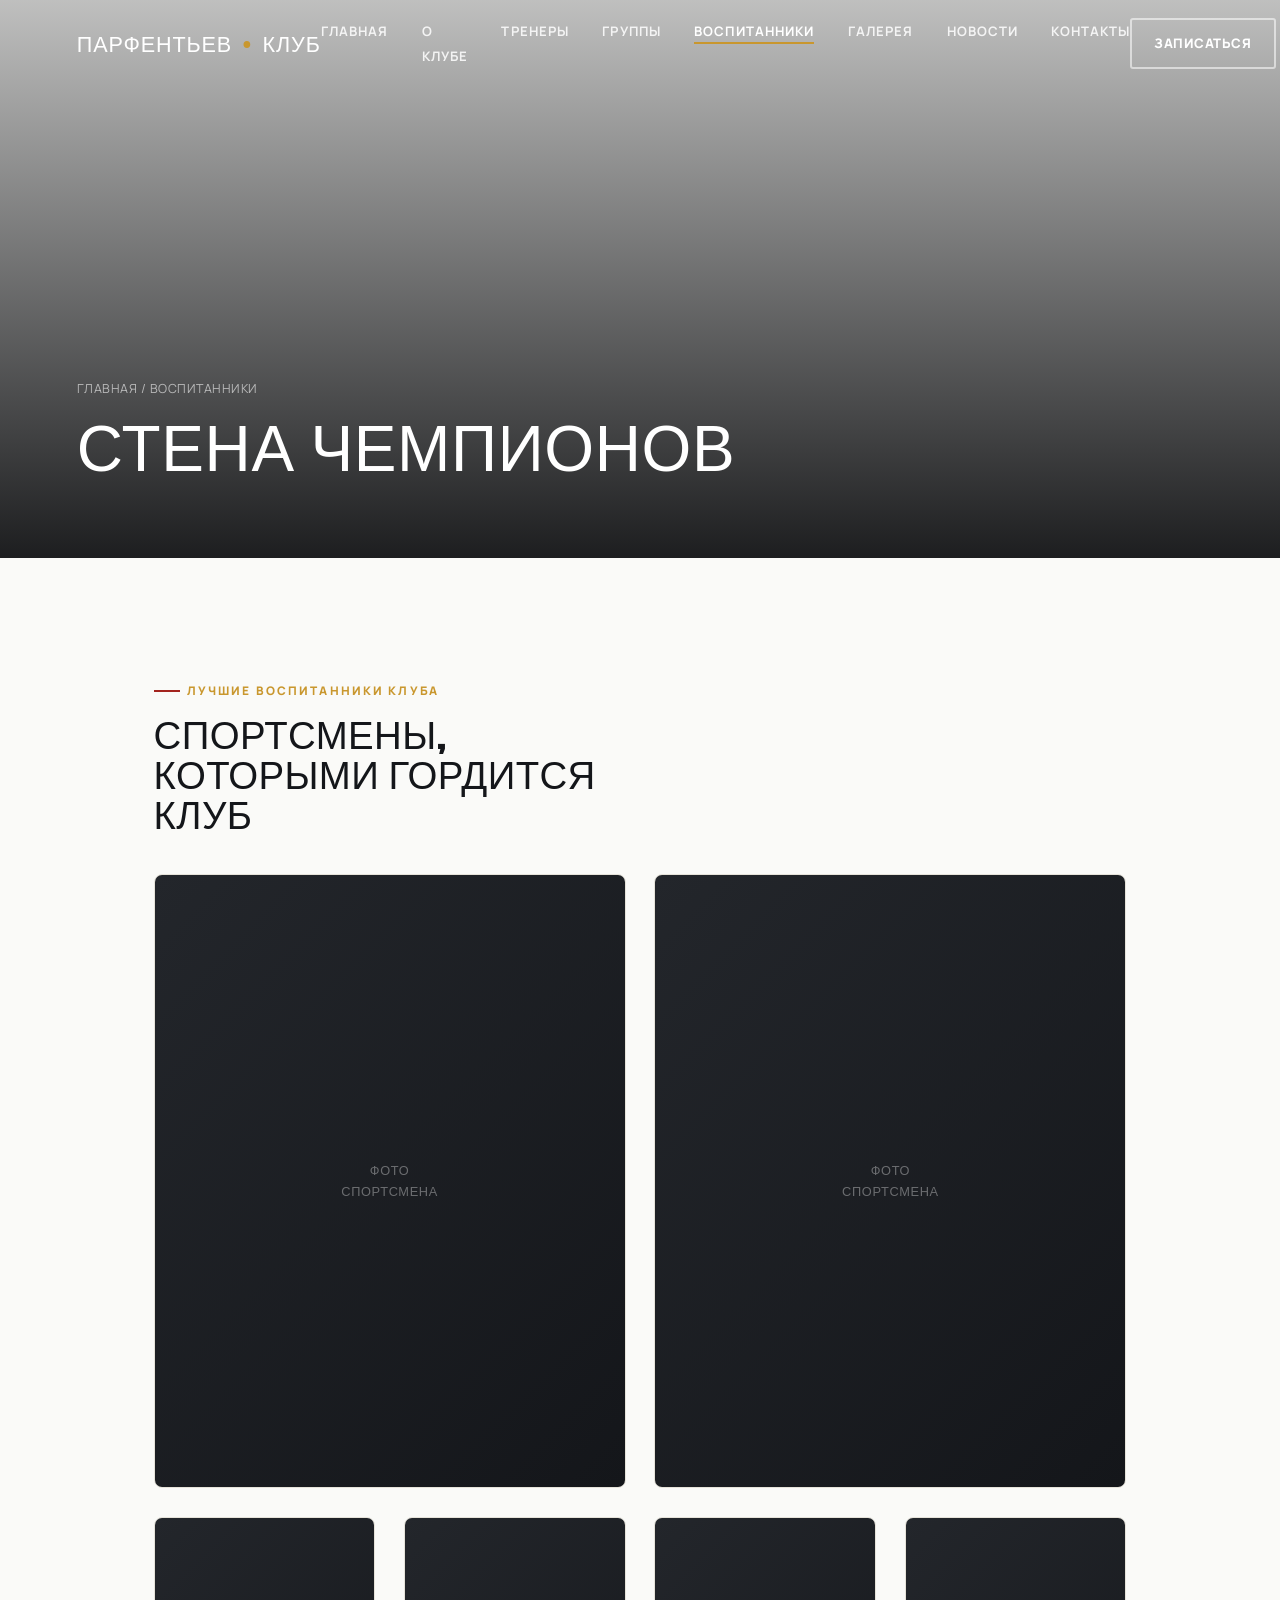
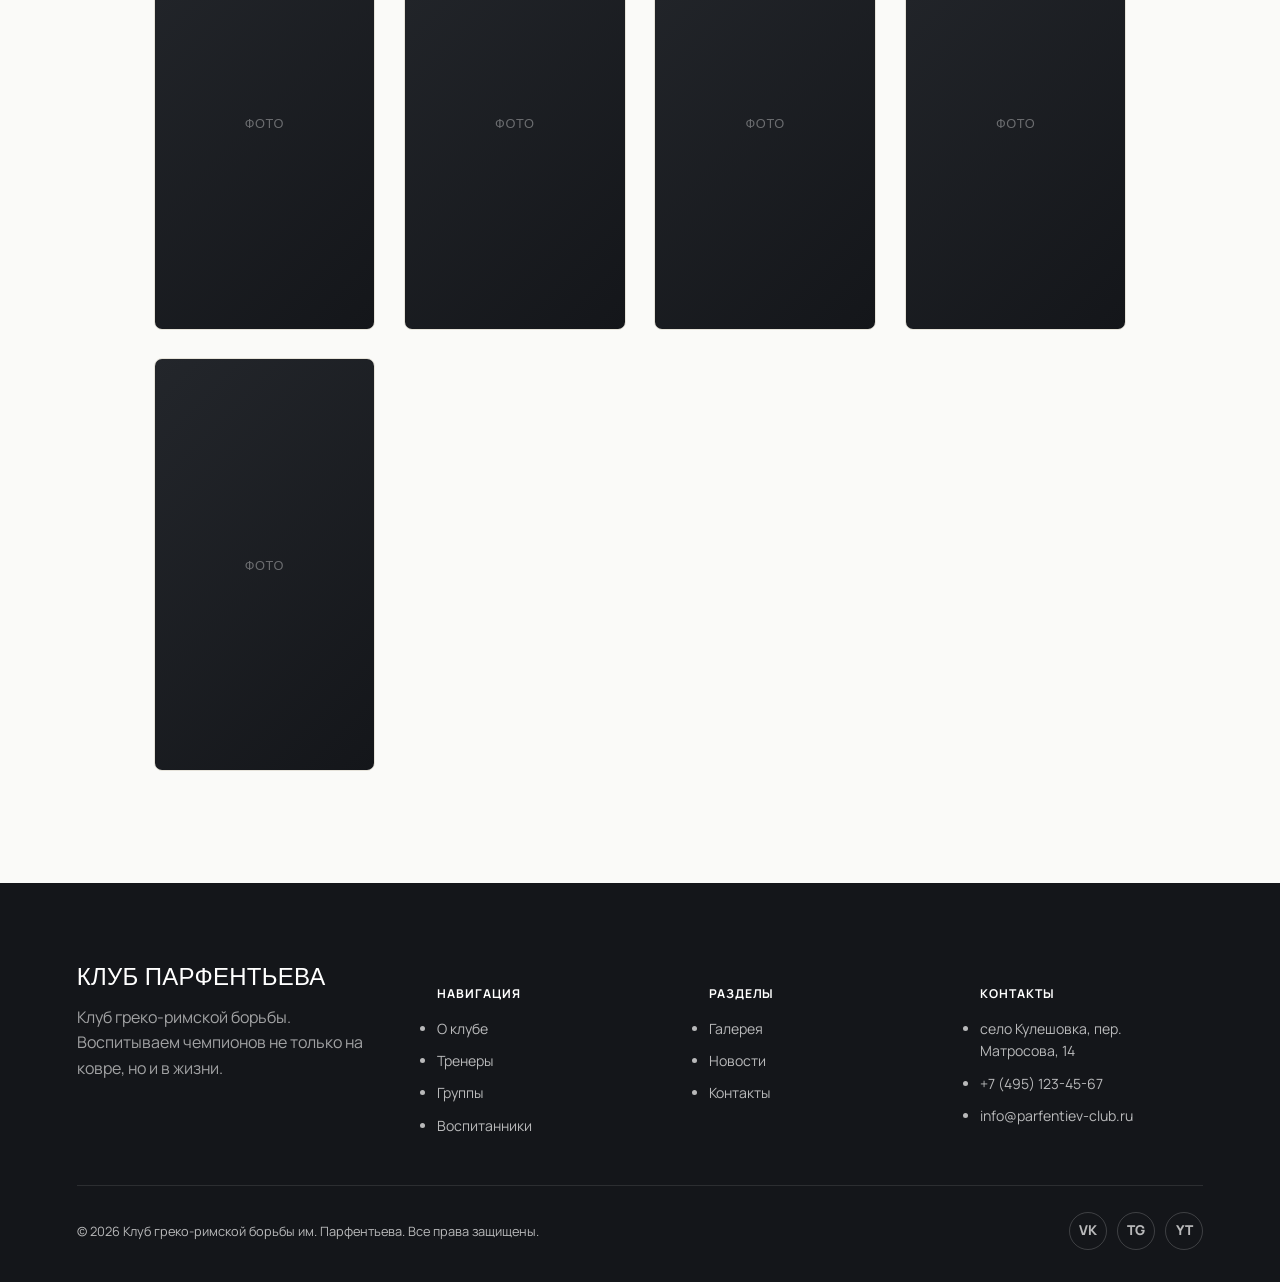
<file: athletes.html>
<!doctype html>
<html lang="ru">
<head>
<meta charset="UTF-8">
<meta name="viewport" content="width=device-width, initial-scale=1.0">
<title>Воспитанники — Клуб им. Парфентьева</title>
<meta name="description" content="Достижения воспитанников клуба греко-римской борьбы клуб им. Парфентьева. Стена чемпионов и победы спортсменов на соревнованиях.">
<link rel="preconnect" href="https://fonts.googleapis.com">
<link href="https://fonts.googleapis.com/css2?family=Anton&family=Manrope:wght@400;500;700;800&display=swap" rel="stylesheet">
<link rel="stylesheet" href="styles.css">
<style>
/* Заглушка фото воспитанника — замените на <img src="..."> внутри .athlete-card, когда появятся фотографии */
.photo-placeholder{
  width:100%;height:100%;
  display:flex;align-items:center;justify-content:center;
  background:linear-gradient(135deg,var(--charcoal),var(--ink));
  color:rgba(255,255,255,.35);
  font-family:var(--display);font-size:.8rem;letter-spacing:.05em;text-transform:uppercase;
  text-align:center;padding:1em;
  aspect-ratio:4/5;
}
.champion .photo-placeholder{aspect-ratio:1/1;}
</style>
</head>
<body>

<header class="site-header">
  <a href="index.html" class="logo">ПАРФЕНТЬЕВ<span>•</span>КЛУБ</a>
  <nav><ul class="nav-links">
    <li><a href="index.html">Главная</a></li>
    <li><a href="about.html">О клубе</a></li>
    <li><a href="coaches.html">Тренеры</a></li>
    <li><a href="groups.html">Группы</a></li>
    <li><a href="athletes.html" class="active">Воспитанники</a></li>
    <li><a href="gallery.html">Галерея</a></li>
    <li><a href="news.html">Новости</a></li>
    <li><a href="contacts.html">Контакты</a></li>
  </ul></nav>
  <div class="nav-cta">
    <a href="contacts.html" class="btn btn-ghost">Записаться</a>
    <button class="burger" aria-label="Меню"><span></span><span></span><span></span></button>
  </div>
</header>

<section class="page-hero" style="background-image:url('https://commons.wikimedia.org/wiki/Special:FilePath/Medalists%20at%20the%20Men%27s%2060%20kg%20Greco%20Roman%20Wrestling.jpg?width=1800');">
  <div class="inner">
    <p class="breadcrumbs"><a href="index.html">Главная</a> / Воспитанники</p>
    <h1>Стена чемпионов</h1>
  </div>
</section>

<section class="section">
  <div class="container">
    <p class="eyebrow">Лучшие воспитанники клуба</p>
    <h2 style="font-size:clamp(1.8rem,3vw,2.4rem);max-width:26ch;">Спортсмены, которыми гордится клуб</h2>

    <!-- ФОТО ВОСПИТАННИКОВ: для каждой карточки замените <div class="photo-placeholder">…</div>
         на <img src="фото-спортсмена.jpg" alt="Имя спортсмена"> -->
    <div class="cards-grid reveal-stagger" style="margin-top:2.5em;grid-template-columns:repeat(4,1fr);">

      <div class="athlete-card champion reveal" style="--i:0;">
        <!-- ФОТО: Воспитанник 1 -->
        <div class="photo-placeholder">Фото<br>спортсмена</div>
        <div class="athlete-body">
          <span class="rank">Мастер спорта</span>
          <h4 style="font-size:1.4rem;">Воспитанник 1</h4>
          <p>Чемпион региона среди юниоров (2025), бронза Кубка области.</p>
        </div>
      </div>

      <div class="athlete-card champion reveal" style="--i:1;">
        <!-- ФОТО: Воспитанник 2 -->
        <div class="photo-placeholder">Фото<br>спортсмена</div>
        <div class="athlete-body">
          <span class="rank">Кандидат в мастера спорта</span>
          <h4 style="font-size:1.4rem;">Воспитанник 2</h4>
          <p>Победитель первенства региона (2024, 2025), член молодёжной сборной.</p>
        </div>
      </div>

      <div class="athlete-card reveal" style="--i:2;">
        <!-- ФОТО: Воспитанник 3 -->
        <div class="photo-placeholder">Фото</div>
        <div class="athlete-body"><span class="rank">I разряд</span><h4>Воспитанник 3</h4><p>Серебро первенства района, 2025.</p></div>
      </div>

      <div class="athlete-card reveal" style="--i:3;">
        <!-- ФОТО: Воспитанник 4 -->
        <div class="photo-placeholder">Фото</div>
        <div class="athlete-body"><span class="rank">II разряд</span><h4>Воспитанник 4</h4><p>Бронза областного турнира, 2025.</p></div>
      </div>

      <div class="athlete-card reveal" style="--i:4;">
        <!-- ФОТО: Воспитанник 5 -->
        <div class="photo-placeholder">Фото</div>
        <div class="athlete-body"><span class="rank">II разряд</span><h4>Воспитанник 5</h4><p>Победитель турнира среди девушек, 2024.</p></div>
      </div>

      <div class="athlete-card reveal" style="--i:5;">
        <!-- ФОТО: Воспитанник 6 -->
        <div class="photo-placeholder">Фото</div>
        <div class="athlete-body"><span class="rank">III разряд</span><h4>Воспитанник 6</h4><p>Финалист первенства клуба, 2025.</p></div>
      </div>

      <div class="athlete-card reveal" style="--i:6;">
        <!-- ФОТО: Воспитанник 7 -->
        <div class="photo-placeholder">Фото</div>
        <div class="athlete-body"><span class="rank">Юношеский разряд</span><h4>Воспитанник 7</h4><p>Лучший прогресс сезона, группа «Юная группа».</p></div>
      </div>

    </div>
  </div>
</section>

<footer class="footer">
  <div class="footer-grid">
    <div class="footer-col"><h4>Клуб Парфентьева</h4><p style="max-width:30ch;color:rgba(255,255,255,.6);">Клуб греко-римской борьбы. Воспитываем чемпионов не только на ковре, но и в жизни.</p></div>
    <div class="footer-col"><h5>Навигация</h5><ul><li><a href="about.html">О клубе</a></li><li><a href="coaches.html">Тренеры</a></li><li><a href="groups.html">Группы</a></li><li><a href="athletes.html">Воспитанники</a></li></ul></div>
    <div class="footer-col"><h5>Разделы</h5><ul><li><a href="gallery.html">Галерея</a></li><li><a href="news.html">Новости</a></li><li><a href="contacts.html">Контакты</a></li></ul></div>
    <div class="footer-col"><h5>Контакты</h5><ul><li>село Кулешовка, пер. Матросова, 14</li><li>+7 (495) 123-45-67</li><li>info@parfentiev-club.ru</li></ul></div>
  </div>
  <div class="footer-bottom"><span>© 2026 Клуб греко-римской борьбы им. Парфентьева. Все права защищены.</span><div class="footer-social"><a href="#">VK</a><a href="#">TG</a><a href="#">YT</a></div></div>
</footer>

<script src="main.js"></script>
</body>
</html>
</file>
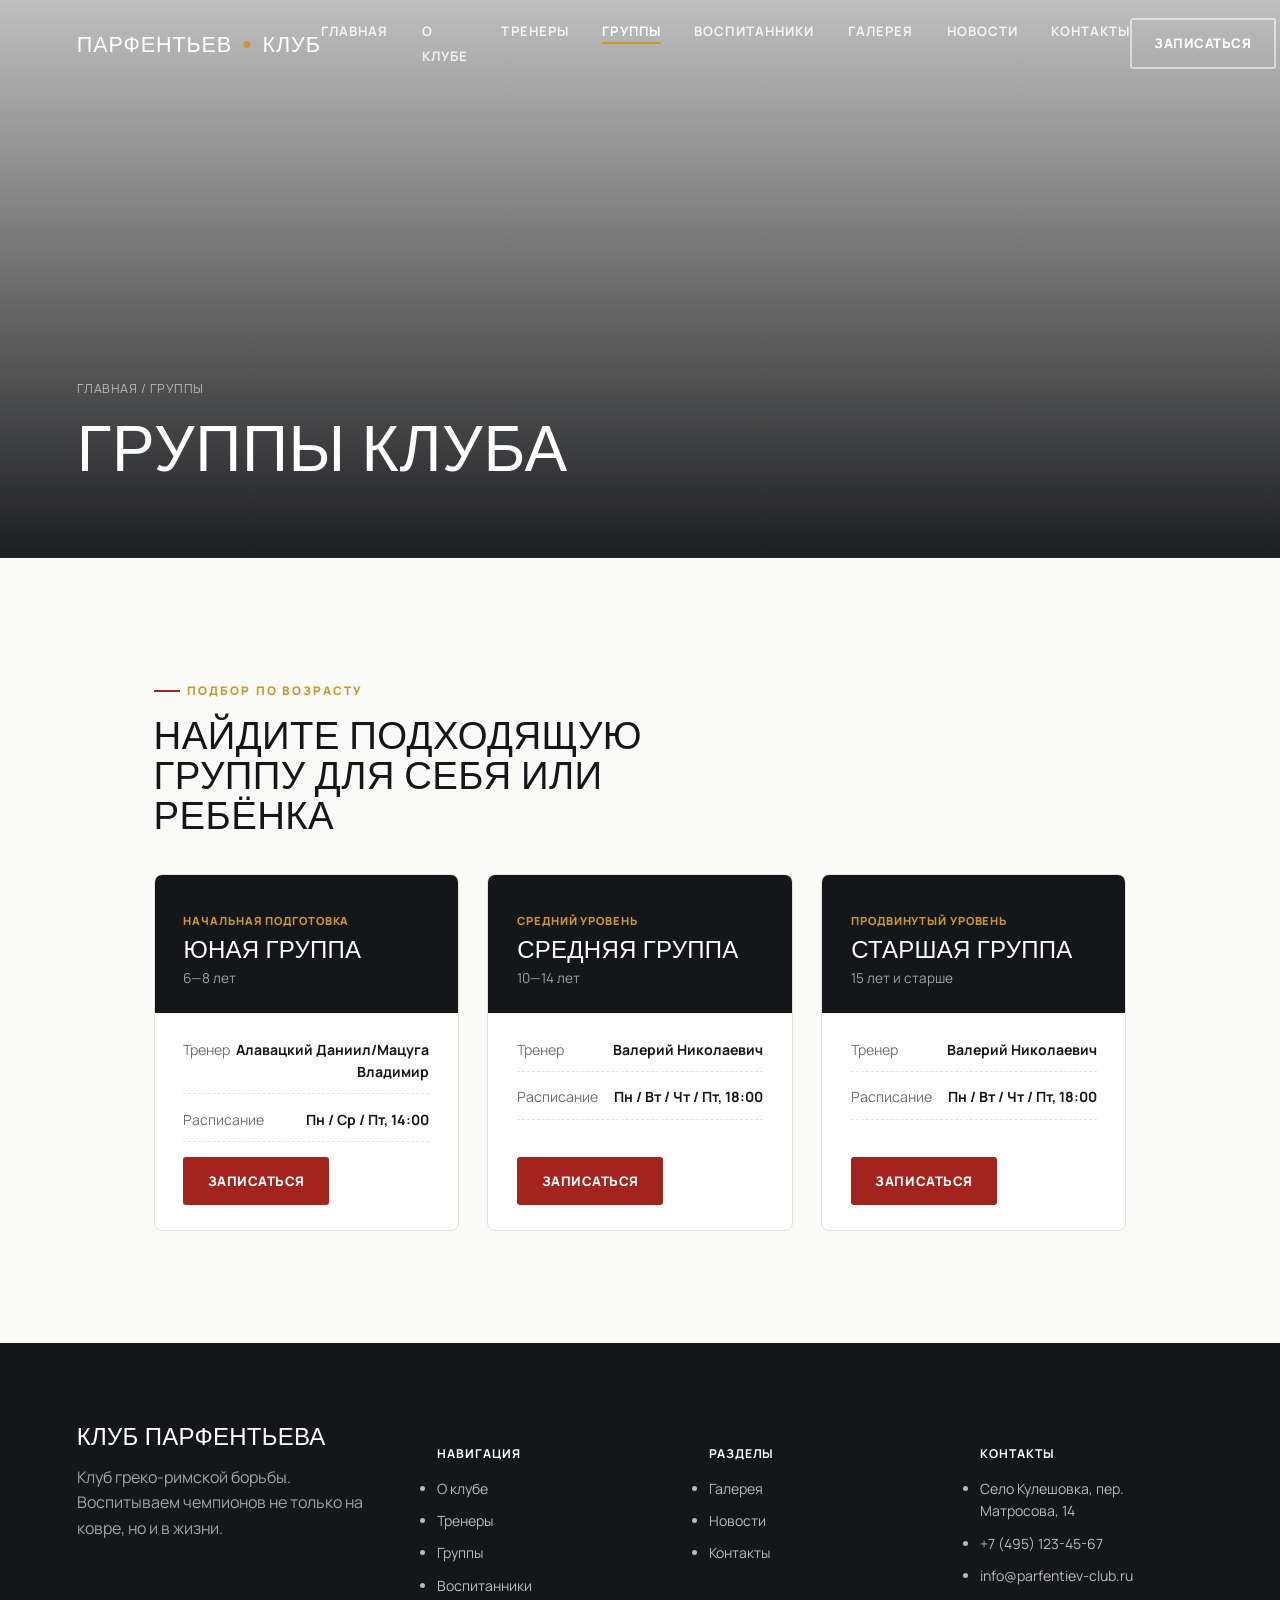
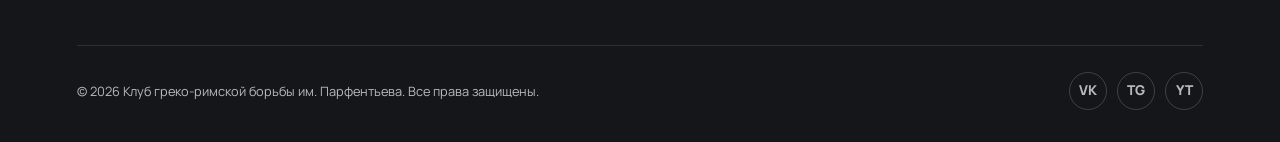
<file: groups.html>
<!doctype html>
<html lang="ru">
<head>
<meta charset="UTF-8">
<meta name="viewport" content="width=device-width, initial-scale=1.0">
<title>Группы — Клуб им. Парфентьева</title>
<meta name="description" content="Группы клуба греко-римской борьбы клуб им. Парфентьева по возрасту: расписание, тренеры, запись на тренировку.">
<link rel="preconnect" href="https://fonts.googleapis.com">
<link href="https://fonts.googleapis.com/css2?family=Anton&family=Manrope:wght@400;500;700;800&display=swap" rel="stylesheet">
<link rel="stylesheet" href="styles.css">
<style>
.signup-reveal{display:none;margin-top:1em;padding:1em 1.2em;background:var(--bg);border:1px dashed var(--line);border-radius:6px;font-size:.85rem;}
.signup-reveal.shown{display:block;}
.signup-reveal b{display:block;margin-bottom:.3em;}
</style>
</head>
<body>

<header class="site-header">
  <a href="index.html" class="logo">ПАРФЕНТЬЕВ<span>•</span>КЛУБ</a>
  <nav><ul class="nav-links">
    <li><a href="index.html">Главная</a></li>
    <li><a href="about.html">О клубе</a></li>
    <li><a href="coaches.html">Тренеры</a></li>
    <li><a href="groups.html" class="active">Группы</a></li>
    <li><a href="athletes.html">Воспитанники</a></li>
    <li><a href="gallery.html">Галерея</a></li>
    <li><a href="news.html">Новости</a></li>
    <li><a href="contacts.html">Контакты</a></li>
  </ul></nav>
  <div class="nav-cta">
    <a href="contacts.html" class="btn btn-ghost">Записаться</a>
    <button class="burger" aria-label="Меню"><span></span><span></span><span></span></button>
  </div>
</header>

<section class="page-hero" style="background-image:url('https://i.ibb.co/99vJ49sd/image.png');background-position:center 25%;">
  <div class="inner">
    <p class="breadcrumbs"><a href="index.html">Главная</a> / Группы</p>
    <h1>Группы клуба</h1>
  </div>
</section>

<section class="section">
  <div class="container">
    <p class="eyebrow">Подбор по возрасту</p>
    <h2 style="font-size:clamp(1.8rem,3vw,2.4rem);max-width:26ch;">Найдите подходящую группу для себя или ребёнка</h2>

    <div class="cards-grid reveal-stagger" style="margin-top:2.5em;">

      <div class="group-card reveal" style="--i:0;">
        <div class="group-head"><span class="lvl">Начальная подготовка</span><h3>Юная группа</h3><span class="age">6—8 лет</span></div>
        <div class="group-body">
          <div class="group-row"><span>Тренер</span><span>Алавацкий Даниил/Мацуга Владимир</span></div>
          <div class="group-row"><span>Расписание</span><span>Пн / Ср / Пт, 14:00</span></div>
          <button class="btn btn-primary group-signup">Записаться</button>
          <div class="signup-reveal">
            <b>Адрес зала:</b> село Кулешовка, пер. Матросова, 14
            <div style="margin-top:.6em;"><b>Свяжитесь с тренером:</b> Алавацкий Даниил — +7 (916) 222-10-05</div>
          </div>
        </div>
      </div>

      <div class="group-card reveal" style="--i:1;">
        <div class="group-head"><span class="lvl">Средний уровень</span><h3>Средняя группа</h3><span class="age">10—14 лет</span></div>
        <div class="group-body">
          <div class="group-row"><span>Тренер</span><span>Валерий Николаевич</span></div>
          <div class="group-row"><span>Расписание</span><span>Пн / Вт / Чт / Пт, 18:00</span></div>
          <button class="btn btn-primary group-signup">Записаться</button>
          <div class="signup-reveal">
            <b>Адрес зала:</b> село Кулешовка, пер. Матросова, 14
            <div style="margin-top:.6em;"><b>Свяжитесь с тренером:</b> Валерий Николаевич — +7 (916) 222-10-02</div>
          </div>
        </div>
      </div>

      <div class="group-card reveal" style="--i:2;">
        <div class="group-head"><span class="lvl">Продвинутый уровень</span><h3>Старшая группа</h3><span class="age">15 лет и старше</span></div>
        <div class="group-body">
          <div class="group-row"><span>Тренер</span><span>Валерий Николаевич</span></div>
          <div class="group-row"><span>Расписание</span><span>Пн / Вт / Чт / Пт, 18:00</span></div>
          <button class="btn btn-primary group-signup">Записаться</button>
          <div class="signup-reveal">
            <b>Адрес зала:</b> Село Кулешовка, пер. Матросова, 14
            <div style="margin-top:.6em;"><b>Свяжитесь с тренером:</b> Валерий Николаевич — +7 (916) 222-10-02</div>
          </div>
        </div>
      </div>

    </div>
  </div>
</section>

<footer class="footer">
  <div class="footer-grid">
    <div class="footer-col"><h4>Клуб Парфентьева</h4><p style="max-width:30ch;color:rgba(255,255,255,.6);">Клуб греко-римской борьбы. Воспитываем чемпионов не только на ковре, но и в жизни.</p></div>
    <div class="footer-col"><h5>Навигация</h5><ul><li><a href="about.html">О клубе</a></li><li><a href="coaches.html">Тренеры</a></li><li><a href="groups.html">Группы</a></li><li><a href="athletes.html">Воспитанники</a></li></ul></div>
    <div class="footer-col"><h5>Разделы</h5><ul><li><a href="gallery.html">Галерея</a></li><li><a href="news.html">Новости</a></li><li><a href="contacts.html">Контакты</a></li></ul></div>
    <div class="footer-col"><h5>Контакты</h5><ul><li>Село Кулешовка, пер. Матросова, 14</li><li>+7 (495) 123-45-67</li><li>info@parfentiev-club.ru</li></ul></div>
  </div>
  <div class="footer-bottom"><span>© 2026 Клуб греко-римской борьбы им. Парфентьева. Все права защищены.</span><div class="footer-social"><a href="#">VK</a><a href="#">TG</a><a href="#">YT</a></div></div>
</footer>

<script src="main.js"></script>
</body>
</html>
</file>
<file: styles.css>
/* =========================================================
   GRECO — стиль клуба греко-римской борьбы
   Токены: графит/уголь + золото/красный, шрифты Anton + Manrope
   Сигнатурный элемент: «кольцо ковра» — окружность мата как
   повторяющийся графический мотив + диагональные разделители
   ========================================================= */

:root{
  --bg:#FAFAF8;
  --paper:#FFFFFF;
  --ink:#14161A;
  --charcoal:#23262B;
  --graphite:#3A3E45;
  --line:#E6E3DA;
  --muted:#6B6F76;
  --gold:#C9972E;
  --gold-soft:#E3C07A;
  --red:#A3231E;
  --red-soft:#C8453F;

  --display:"Anton", "Oswald", sans-serif;
  --body:"Manrope", "Inter", sans-serif;

  --maxw:1240px;
  --pad:6vw;

  --ease:cubic-bezier(.16,.84,.32,1);
}

*{box-sizing:border-box;}
html{scroll-behavior:smooth;}
body{
  margin:0;
  background:var(--bg);
  color:var(--ink);
  font-family:var(--body);
  font-size:16px;
  line-height:1.6;
  -webkit-font-smoothing:antialiased;
  overflow-x:hidden;
}
img{max-width:100%;display:block;}
a{color:inherit;text-decoration:none;}
ul{margin:0;padding:0;}
h1,h2,h3,h4{
  font-family:var(--display);
  font-weight:400;
  letter-spacing:.01em;
  text-transform:uppercase;
  margin:0 0 .4em;
  line-height:1.05;
}
.eyebrow{
  font-family:var(--body);
  font-weight:800;
  letter-spacing:.18em;
  text-transform:uppercase;
  font-size:.74rem;
  color:var(--gold);
  display:inline-flex;
  align-items:center;
  gap:.6em;
}
.eyebrow::before{
  content:"";
  width:26px;height:2px;
  background:var(--red);
  display:inline-block;
}
.container{max-width:var(--maxw);margin:0 auto;padding:0 var(--pad);}
section{position:relative;}

:focus-visible{outline:3px solid var(--gold);outline-offset:3px;}

/* ---------- Mat-ring signature motif ---------- */
.mat-ring{
  position:absolute;
  border:2px solid currentColor;
  border-radius:50%;
  opacity:.08;
  pointer-events:none;
}

/* ---------- Buttons ---------- */
.btn{
  display:inline-flex;align-items:center;gap:.6em;
  font-family:var(--body);font-weight:800;
  letter-spacing:.04em;text-transform:uppercase;font-size:.82rem;
  padding:1em 1.7em;
  border-radius:3px;
  border:2px solid transparent;
  cursor:pointer;
  transition:transform .35s var(--ease),background .35s var(--ease),color .35s var(--ease),border-color .35s var(--ease);
  white-space:nowrap;
}
.btn-primary{
  background:var(--red);
  color:#fff;
}
.btn-primary:hover{background:#8a1c18;transform:translateY(-2px);}
.btn-ghost{
  background:transparent;
  border-color:rgba(255,255,255,.55);
  color:#fff;
}
.btn-ghost:hover{border-color:var(--gold);color:var(--gold);transform:translateY(-2px);}
.btn-dark{
  background:var(--ink);color:#fff;
}
.btn-dark:hover{background:var(--red);transform:translateY(-2px);}

/* ---------- Header / Nav ---------- */
.site-header{
  position:fixed;top:0;left:0;right:0;z-index:100;
  display:flex;align-items:center;justify-content:space-between;
  padding:1.1em var(--pad);
  background:transparent;
  transition:background .4s var(--ease),padding .4s var(--ease),box-shadow .4s var(--ease);
}
.site-header.scrolled{
  background:rgba(20,22,26,.86);
  backdrop-filter:blur(14px) saturate(140%);
  padding:.7em var(--pad);
  box-shadow:0 8px 30px -10px rgba(0,0,0,.4);
}
.logo{
  font-family:var(--display);
  font-size:1.35rem;letter-spacing:.04em;
  color:#fff;
  display:flex;align-items:center;gap:.5em;
}
.logo span{color:var(--gold);}
.nav-links{
  display:flex;gap:2.1em;
  list-style:none;
}
.nav-links a{
  color:#fff;font-size:.82rem;letter-spacing:.08em;
  text-transform:uppercase;font-weight:700;
  position:relative;padding:.3em 0;
  opacity:.85;
}
.nav-links a::after{
  content:"";position:absolute;left:0;bottom:0;
  width:0;height:2px;background:var(--gold);
  transition:width .35s var(--ease);
}
.nav-links a:hover,.nav-links a.active{opacity:1;}
.nav-links a:hover::after,.nav-links a.active::after{width:100%;}
.nav-cta{display:flex;align-items:center;gap:1em;}
.burger{
  display:none;flex-direction:column;gap:5px;
  background:none;border:none;cursor:pointer;padding:.4em;
}
.burger span{width:24px;height:2px;background:#fff;display:block;}

@media (max-width:920px){
  .nav-links{
    position:fixed;inset:0;top:0;
    background:var(--ink);
    flex-direction:column;justify-content:center;align-items:center;
    gap:1.6em;
    transform:translateX(100%);
    transition:transform .5s var(--ease);
  }
  .nav-links.open{transform:translateX(0);}
  .nav-links a{font-size:1.1rem;}
  .burger{display:flex;z-index:120;}
  .nav-cta .btn-ghost{display:none;}
}

/* ---------- Hero ---------- */
.hero{
  min-height:100vh;
  display:flex;align-items:flex-end;
  position:relative;
  background-size:cover;background-position:center;
  isolation:isolate;
}
.hero::before{
  content:"";position:absolute;inset:0;
  background:linear-gradient(180deg,rgba(15,16,19,.35) 0%,rgba(15,16,19,.55) 55%,rgba(10,11,13,.92) 100%);
  z-index:0;
}
.hero-inner{
  position:relative;z-index:1;
  padding:0 var(--pad) 7vh;
  width:100%;color:#fff;
}
.hero h1{
  font-size:clamp(2.6rem,6.2vw,5.4rem);
  max-width:14ch;
  color:#fff;
  margin-bottom:.5em;
}
.hero h1 em{
  font-style:normal;color:var(--gold);
}
.hero p.lead{
  max-width:46ch;font-size:1.05rem;color:rgba(255,255,255,.85);
  margin-bottom:1.8em;
}
.hero-actions{display:flex;gap:1em;flex-wrap:wrap;}
.scroll-cue{
  position:absolute;right:var(--pad);bottom:6vh;z-index:1;
  color:#fff;font-size:.7rem;letter-spacing:.2em;text-transform:uppercase;
  display:flex;flex-direction:column;align-items:center;gap:.6em;
  opacity:.75;
}
.scroll-cue::after{
  content:"";width:1px;height:40px;background:rgba(255,255,255,.5);
  animation:scrollcue 1.8s infinite;
}
@keyframes scrollcue{0%{transform:scaleY(0);transform-origin:top;}50%{transform:scaleY(1);transform-origin:top;}51%{transform-origin:bottom;}100%{transform:scaleY(0);transform-origin:bottom;}}

/* ---------- Diagonal divider ---------- */
.divider{
  height:8vw;max-height:120px;
  background:var(--ink);
  clip-path:polygon(0 100%,100% 0,100% 100%);
}
.divider.flip{clip-path:polygon(0 0,100% 100%,0 100%);}
.divider.light{background:var(--bg);}

/* ---------- Generic section spacing ---------- */
.section{padding:7em var(--pad);}
.section-tight{padding:4em var(--pad);}
.section.dark{background:var(--ink);color:#fff;}
.section.charcoal{background:var(--charcoal);color:#fff;}
.center{text-align:center;}
.intro{max-width:680px;}
.intro.center{margin-inline:auto;}

/* ---------- Reveal on scroll ---------- */
.reveal{opacity:0;transform:translateY(36px);transition:opacity .9s var(--ease),transform .9s var(--ease);}
.reveal.in{opacity:1;transform:translateY(0);}
.reveal-stagger > * {transition-delay:calc(var(--i,0) * 90ms);}

/* ---------- About intro / club description ---------- */
.about-grid{
  display:grid;grid-template-columns:1.1fr .9fr;gap:4em;align-items:center;
}
@media (max-width:820px){.about-grid{grid-template-columns:1fr;gap:2.5em;}}
.about-photo{position:relative;}
.about-photo img{border-radius:4px;box-shadow:0 30px 60px -20px rgba(0,0,0,.35);}
.about-photo .tag{
  position:absolute;bottom:-1.2em;left:-1.2em;
  background:var(--paper);padding:1.1em 1.4em;
  border-radius:4px;box-shadow:0 20px 40px -16px rgba(0,0,0,.25);
  display:flex;align-items:center;gap:.9em;
}
.about-photo .tag .num{font-family:var(--display);font-size:1.8rem;color:var(--red);}
.about-photo .tag .txt{font-size:.74rem;letter-spacing:.04em;color:var(--muted);max-width:11ch;}

/* ---------- Stats ---------- */
.stats-grid{
  display:grid;grid-template-columns:repeat(4,1fr);gap:1.4em;
}
@media (max-width:880px){.stats-grid{grid-template-columns:repeat(2,1fr);}}
.stat-card{
  background:rgba(255,255,255,.04);
  border:1px solid rgba(255,255,255,.1);
  border-radius:6px;
  padding:2.2em 1.6em;
  text-align:center;
  transition:transform .5s var(--ease),background .5s var(--ease),border-color .5s var(--ease);
}
.stat-card:hover{
  transform:translateY(-8px);
  background:rgba(255,255,255,.07);
  border-color:var(--gold);
}
.stat-num{
  font-family:var(--display);font-size:clamp(2.3rem,4vw,3.4rem);
  color:var(--gold);display:block;
}
.stat-label{
  font-size:.78rem;letter-spacing:.06em;text-transform:uppercase;
  color:rgba(255,255,255,.65);margin-top:.4em;display:block;
}

/* ---------- Cards general ---------- */
.glass{
  background:rgba(255,255,255,.07);
  backdrop-filter:blur(16px) saturate(160%);
  border:1px solid rgba(255,255,255,.14);
}

.cards-grid{
  display:grid;grid-template-columns:repeat(3,1fr);gap:1.8em;
}
@media (max-width:980px){.cards-grid{grid-template-columns:repeat(2,1fr);}}
@media (max-width:620px){.cards-grid{grid-template-columns:1fr;}}

/* Coach cards */
.coach-card{
  cursor:pointer;
  position:relative;border-radius:6px;overflow:hidden;
  aspect-ratio:3/4;
  box-shadow:0 18px 40px -18px rgba(0,0,0,.25);
  transition:transform .5s var(--ease),box-shadow .5s var(--ease);
}
.coach-card img{width:100%;height:100%;object-fit:cover;transition:transform .8s var(--ease);}
.coach-card:hover{transform:translateY(-8px);box-shadow:0 28px 50px -16px rgba(0,0,0,.35);}
.coach-card:hover img{transform:scale(1.06);}
.coach-overlay{
  position:absolute;left:0;right:0;bottom:0;padding:1.4em 1.2em 1.2em;
  background:linear-gradient(180deg,transparent,rgba(10,11,13,.92));
  color:#fff;
}
.coach-overlay h3{font-size:1.2rem;margin-bottom:.1em;}
.coach-overlay p{font-size:.78rem;letter-spacing:.05em;text-transform:uppercase;color:var(--gold-soft);margin:0;}

/* Modal */
.modal-backdrop{
  position:fixed;inset:0;background:rgba(10,11,13,.78);
  display:flex;align-items:center;justify-content:center;
  z-index:300;opacity:0;pointer-events:none;
  transition:opacity .4s var(--ease);
  padding:4vh 4vw;
}
.modal-backdrop.open{opacity:1;pointer-events:auto;}
.modal{
  background:var(--paper);border-radius:8px;
  max-width:880px;width:100%;max-height:88vh;overflow:auto;
  display:grid;grid-template-columns:.85fr 1.15fr;
  transform:translateY(24px) scale(.97);opacity:0;
  transition:transform .5s var(--ease),opacity .5s var(--ease);
  box-shadow:0 60px 100px -30px rgba(0,0,0,.5);
}
.modal-backdrop.open .modal{transform:translateY(0) scale(1);opacity:1;}
@media (max-width:700px){.modal{grid-template-columns:1fr;}}
.modal-photo{height:100%;min-height:280px;}
.modal-photo img{width:100%;height:100%;object-fit:cover;}
.modal-body{padding:2.4em 2em;position:relative;}
.modal-close{
  position:absolute;top:1em;right:1em;
  width:36px;height:36px;border-radius:50%;
  background:var(--ink);color:#fff;border:none;
  font-size:1.1rem;cursor:pointer;display:flex;align-items:center;justify-content:center;
  transition:background .3s;
}
.modal-close:hover{background:var(--red);}
.modal-body h3{font-size:1.7rem;margin-bottom:.1em;}
.modal-role{color:var(--red);font-weight:800;font-size:.8rem;letter-spacing:.05em;text-transform:uppercase;margin-bottom:1.3em;display:block;}
.modal-facts{
  display:grid;grid-template-columns:1fr 1fr;gap:.9em 1.4em;margin-bottom:1.4em;
  padding-bottom:1.4em;border-bottom:1px solid var(--line);
}
.modal-facts div span{display:block;font-size:.7rem;text-transform:uppercase;letter-spacing:.05em;color:var(--muted);}
.modal-facts div b{font-weight:700;font-size:.92rem;}
.modal-body h4{font-size:.82rem;letter-spacing:.05em;color:var(--red);margin-top:1.3em;}
.modal-body ul{list-style:none;font-size:.92rem;}
.modal-body ul li{padding:.3em 0;padding-left:1.2em;position:relative;}
.modal-body ul li::before{content:"—";position:absolute;left:0;color:var(--gold);}
.modal-body p.bio{font-size:.94rem;color:var(--graphite);}

/* Group cards */
.group-card{
  background:var(--paper);border-radius:8px;overflow:hidden;
  border:1px solid var(--line);
  display:flex;flex-direction:column;
  transition:transform .5s var(--ease),box-shadow .5s var(--ease);
}
.group-card:hover{transform:translateY(-8px);box-shadow:0 26px 50px -22px rgba(0,0,0,.25);}
.group-head{
  padding:2em 1.8em 1.4em;
  background:var(--ink);color:#fff;position:relative;overflow:hidden;
}
.group-head .lvl{
  display:inline-block;font-size:.7rem;letter-spacing:.08em;text-transform:uppercase;
  color:var(--gold);font-weight:800;margin-bottom:.6em;
}
.group-head h3{font-size:1.5rem;margin-bottom:.15em;}
.group-head .age{color:rgba(255,255,255,.6);font-size:.85rem;}
.group-body{padding:1.6em 1.8em;flex:1;display:flex;flex-direction:column;gap:.9em;}
.group-row{display:flex;justify-content:space-between;font-size:.88rem;border-bottom:1px dashed var(--line);padding-bottom:.7em;}
.group-row span:first-child{color:var(--muted);}
.group-row span:last-child{font-weight:700;text-align:right;}
.group-body .btn{margin-top:auto;align-self:flex-start;}

/* Athletes */
.athlete-card{
  background:var(--paper);border-radius:8px;overflow:hidden;border:1px solid var(--line);
  transition:transform .5s var(--ease),box-shadow .5s var(--ease);
}
.athlete-card:hover{transform:translateY(-6px);box-shadow:0 24px 44px -20px rgba(0,0,0,.22);}
.athlete-card img{aspect-ratio:4/5;object-fit:cover;}
.athlete-body{padding:1.3em 1.4em;}
.athlete-body h4{font-size:1.05rem;margin-bottom:.15em;}
.athlete-body .rank{font-size:.74rem;color:var(--red);font-weight:800;letter-spacing:.05em;text-transform:uppercase;}
.athlete-body p{font-size:.85rem;color:var(--muted);margin:.6em 0 0;}

.champion{
  grid-column:span 2;
}
@media (max-width:620px){.champion{grid-column:span 1;}}
.champion img{aspect-ratio:1/1;}

/* Masonry gallery */
.masonry{
  display:grid;grid-template-columns:repeat(4,1fr);grid-auto-rows:10px;gap:14px;
}
@media (max-width:880px){.masonry{grid-template-columns:repeat(2,1fr);}}
.masonry .item{
  border-radius:6px;overflow:hidden;cursor:pointer;position:relative;
}
.masonry .item img{width:100%;height:100%;object-fit:cover;transition:transform .6s var(--ease);}
.masonry .item:hover img{transform:scale(1.07);}
.masonry .item::after{
  content:attr(data-cat);position:absolute;left:.9em;bottom:.8em;
  color:#fff;font-size:.68rem;letter-spacing:.08em;text-transform:uppercase;font-weight:800;
  opacity:0;transition:opacity .35s;
}
.masonry .item::before{
  content:"";position:absolute;inset:0;background:linear-gradient(180deg,transparent 50%,rgba(0,0,0,.55));
  opacity:0;transition:opacity .35s;
}
.masonry .item:hover::before,.masonry .item:hover::after{opacity:1;}

.filters{display:flex;gap:.8em;flex-wrap:wrap;margin-bottom:2.4em;}
.filter-btn{
  padding:.6em 1.3em;border-radius:30px;border:1px solid var(--line);
  background:var(--paper);font-size:.78rem;letter-spacing:.05em;text-transform:uppercase;
  font-weight:700;cursor:pointer;transition:all .3s var(--ease);
}
.filter-btn.active,.filter-btn:hover{background:var(--ink);color:#fff;border-color:var(--ink);}

/* lightbox */
.lightbox{
  position:fixed;inset:0;background:rgba(8,9,10,.95);z-index:400;
  display:flex;align-items:center;justify-content:center;
  opacity:0;pointer-events:none;transition:opacity .4s;
}
.lightbox.open{opacity:1;pointer-events:auto;}
.lightbox img{max-width:90vw;max-height:86vh;border-radius:4px;box-shadow:0 30px 80px rgba(0,0,0,.5);}
.lightbox .lb-close{
  position:absolute;top:2em;right:2em;color:#fff;font-size:1.6rem;background:none;border:none;cursor:pointer;
}

/* News */
.news-card{
  background:var(--paper);border-radius:8px;overflow:hidden;border:1px solid var(--line);cursor:pointer;
  transition:transform .5s var(--ease),box-shadow .5s var(--ease);
}
.news-card:hover{transform:translateY(-6px);box-shadow:0 24px 44px -20px rgba(0,0,0,.22);}
.news-card img{aspect-ratio:16/10;object-fit:cover;}
.news-body{padding:1.5em 1.4em;}
.news-date{font-size:.72rem;letter-spacing:.05em;text-transform:uppercase;color:var(--gold);font-weight:800;}
.news-body h3{font-size:1.15rem;margin:.4em 0 .5em;text-transform:none;}
.news-body p{font-size:.88rem;color:var(--muted);margin:0;}

/* Article view */
.article-view{display:none;}
.article-view.open{display:block;}
.article-hero{height:50vh;background-size:cover;background-position:center;border-radius:8px;margin-bottom:2em;position:relative;}
.article-hero .back{
  position:absolute;top:1.4em;left:1.4em;background:rgba(0,0,0,.55);color:#fff;
  padding:.7em 1.2em;border-radius:30px;font-size:.78rem;letter-spacing:.04em;text-transform:uppercase;
  border:none;cursor:pointer;backdrop-filter:blur(10px);
}
.article-body{max-width:720px;margin:0 auto;font-size:1.02rem;color:var(--graphite);}
.article-body h2{font-size:1.6rem;text-transform:none;margin-top:1.4em;}

/* Contacts */
.contact-grid{display:grid;grid-template-columns:1fr 1fr;gap:3em;}
@media (max-width:880px){.contact-grid{grid-template-columns:1fr;}}
.contact-info-list{display:flex;flex-direction:column;gap:1.4em;margin:1.6em 0 2em;}
.contact-info-list .row{display:flex;gap:1.1em;align-items:flex-start;}
.contact-info-list .ico{
  width:42px;height:42px;border-radius:50%;background:var(--charcoal);color:var(--gold);
  display:flex;align-items:center;justify-content:center;flex-shrink:0;font-size:1.1rem;
}
.contact-info-list b{display:block;font-size:.95rem;}
.contact-info-list span{color:var(--muted);font-size:.88rem;}
.social-row{display:flex;gap:.9em;margin-top:1em;}
.social-row a{
  width:42px;height:42px;border-radius:50%;border:1px solid var(--line);
  display:flex;align-items:center;justify-content:center;font-size:.9rem;font-weight:800;
  transition:all .3s;
}
.social-row a:hover{background:var(--red);color:#fff;border-color:var(--red);}
.map-frame{border-radius:8px;overflow:hidden;height:280px;border:1px solid var(--line);filter:grayscale(.2);}
.form-card{background:var(--paper);border:1px solid var(--line);border-radius:8px;padding:2.4em;}
.form-row{margin-bottom:1.3em;}
.form-row label{display:block;font-size:.74rem;text-transform:uppercase;letter-spacing:.05em;color:var(--muted);margin-bottom:.5em;font-weight:700;}
.form-row input,.form-row textarea{
  width:100%;padding:.9em 1em;border:1px solid var(--line);border-radius:4px;
  font-family:var(--body);font-size:.92rem;background:#fcfcfb;
  transition:border-color .3s;
}
.form-row input:focus,.form-row textarea:focus{border-color:var(--gold);outline:none;}

/* Footer */
.footer{
  background:var(--ink);color:rgba(255,255,255,.7);
  padding:5em var(--pad) 2em;
}
.footer-grid{
  display:grid;grid-template-columns:1.4fr 1fr 1fr 1fr;gap:3em;
  padding-bottom:3em;border-bottom:1px solid rgba(255,255,255,.1);
}
@media (max-width:880px){.footer-grid{grid-template-columns:1fr 1fr;}}
.footer h4{color:#fff;font-size:1.5rem;}
.footer-col h5{
  color:#fff;font-size:.76rem;letter-spacing:.08em;text-transform:uppercase;margin-bottom:1.2em;
}
.footer-col ul{display:flex;flex-direction:column;gap:.7em;font-size:.88rem;}
.footer-col ul a:hover{color:var(--gold);}
.footer-bottom{
  display:flex;justify-content:space-between;align-items:center;flex-wrap:wrap;gap:1em;
  padding-top:2em;font-size:.8rem;
}
.footer-social{display:flex;gap:.8em;}
.footer-social a{
  width:38px;height:38px;border-radius:50%;border:1px solid rgba(255,255,255,.18);
  display:flex;align-items:center;justify-content:center;font-size:.85rem;font-weight:800;
  transition:all .3s;
}
.footer-social a:hover{background:var(--gold);color:var(--ink);border-color:var(--gold);}

/* Page hero (sub-pages, no full video, image banner) */
.page-hero{
  height:62vh;min-height:420px;
  display:flex;align-items:flex-end;
  background-size:cover;background-position:center;position:relative;
}
.page-hero::before{content:"";position:absolute;inset:0;background:linear-gradient(180deg,rgba(15,16,19,.25),rgba(10,11,13,.92));}
.page-hero .inner{position:relative;z-index:1;padding:0 var(--pad) 6vh;color:#fff;}
.page-hero h1{font-size:clamp(2.2rem,5vw,4rem);color:#fff;}
.breadcrumbs{font-size:.78rem;color:rgba(255,255,255,.6);letter-spacing:.04em;margin-bottom:1em;text-transform:uppercase;}
.breadcrumbs a:hover{color:var(--gold);}

/* ---------- Deeper mobile responsiveness ---------- */
@media (max-width:720px){
  .section{padding:4.5em var(--pad);}
  .section-tight{padding:3em var(--pad);}
  .stats-grid{grid-template-columns:repeat(2,1fr);gap:1em;}
  .masonry{grid-template-columns:1fr;}
  .masonry .item{grid-row:span 1 !important;aspect-ratio:4/3;}
  .group-head h3{font-size:1.25rem;}
  .modal-facts{grid-template-columns:1fr;}
  .footer{padding:3.5em var(--pad) 1.6em;}
  .hero-actions{flex-direction:column;align-items:stretch;}
  .hero-actions .btn{justify-content:center;}
  .scroll-cue{display:none;}
  .page-hero{height:48vh;min-height:320px;}
}
@media (max-width:480px){
  :root{--pad:5.5vw;}
  .stats-grid{grid-template-columns:1fr 1fr;}
  .stat-card{padding:1.6em 1em;}
  .cards-grid{grid-template-columns:1fr !important;}
  .group-row{font-size:.82rem;}
  .btn{font-size:.76rem;padding:.95em 1.4em;width:100%;justify-content:center;}
  .nav-cta .btn-ghost{display:none;}
  .logo{font-size:1.1rem;}
  .modal{max-height:92vh;}
  .modal-body{padding:1.8em 1.3em;}
  .form-card{padding:1.6em;}
  .footer-bottom{flex-direction:column;align-items:flex-start;}
}

/* utility */
.flex-between{display:flex;justify-content:space-between;align-items:flex-end;flex-wrap:wrap;gap:1.4em;margin-bottom:3em;}
.mt-0{margin-top:0;}
</file>
